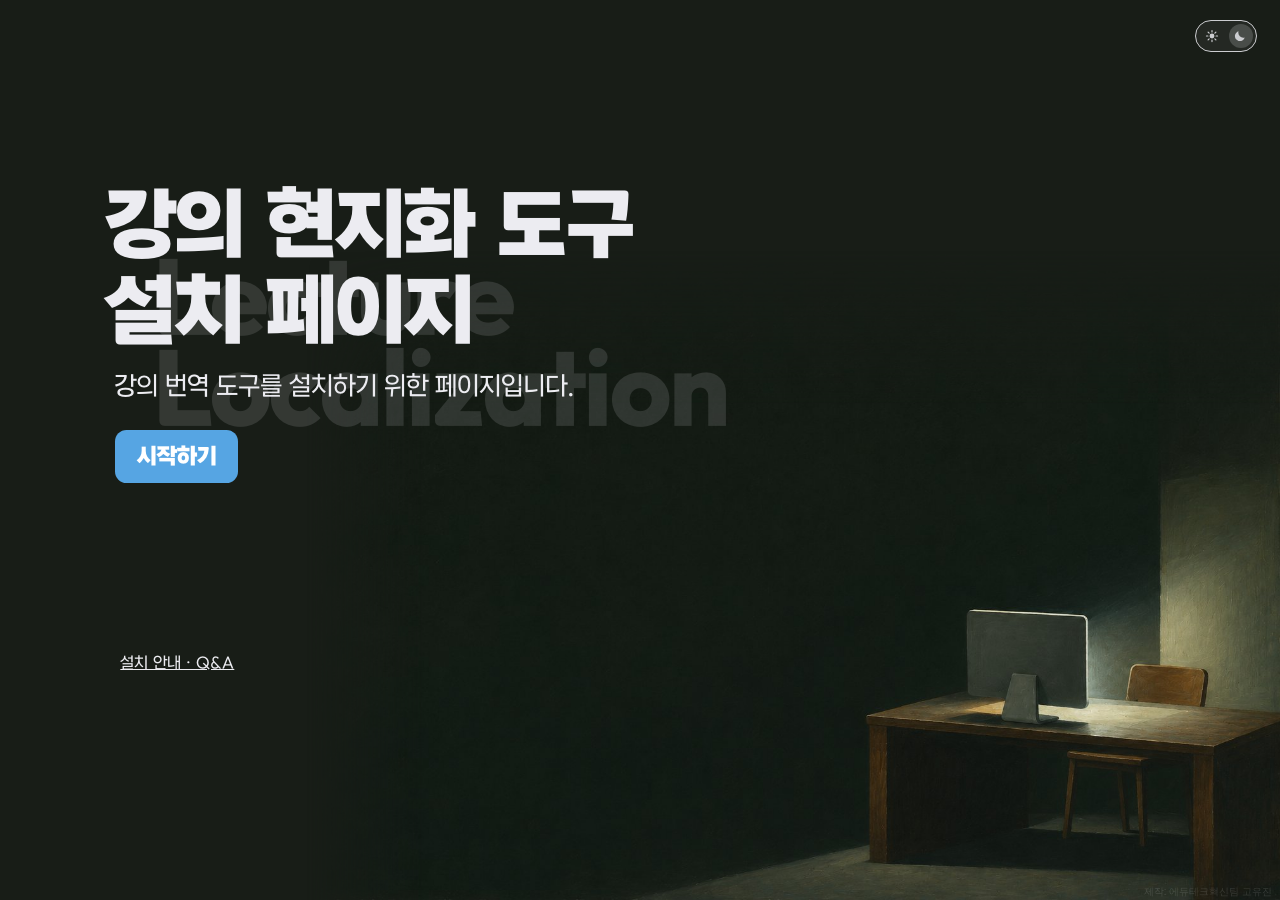
<file: docs/index.html>
<!doctype html>
<html lang="ko">
<head>
<meta charset="utf-8">
<meta name="viewport" content="width=device-width,initial-scale=1">
<meta name="robots" content="noindex">
<title>강의 현지화 도구 설치 페이지</title>
<meta name="description" content="강의 번역 도구를 설치하기 위한 페이지입니다.">
<link rel="preload" href="assets/fonts/A2Z-8ExtraBold.woff" as="font" type="font/woff" crossorigin>
<script>(function(){var m="auto";try{m=localStorage.getItem("aien-theme")||"auto"}catch(e){}var h=new Date().getHours(),night=h>=18||h<6,os=false;try{os=matchMedia("(prefers-color-scheme: dark)").matches}catch(e){}document.documentElement.setAttribute("data-theme",m==="light"||m==="dark"?m:((night||os)?"dark":"light"))})();</script>
<link rel="stylesheet" href="style.css">
</head>
<body class="cover-page">
<main class="stage">
  <button id="theme-toggle" class="theme-toggle" type="button" role="switch" aria-checked="false" aria-label="화면 모드: 라이트"><svg class="ico" viewBox="0 0 24 24" width="14" height="14" aria-hidden="true"><circle cx="12" cy="12" r="4.2" fill="currentColor"/><g stroke="currentColor" stroke-width="2" stroke-linecap="round"><path d="M12 2.5v2.5M12 19v2.5M2.5 12H5M19 12h2.5M5.3 5.3l1.8 1.8M16.9 16.9l1.8 1.8M5.3 18.7l1.8-1.8M16.9 7.1l1.8-1.8"/></g></svg><svg class="ico" viewBox="0 0 24 24" width="14" height="14" aria-hidden="true"><path d="M20 14.5A8.5 8.5 0 0 1 9.5 4a8.5 8.5 0 1 0 10.5 10.5z" fill="currentColor"/></svg><span class="knob"></span></button>
  <div class="art" aria-hidden="true">
    <img id="cover-art" alt="" width="1536" height="1024">
    <script>document.getElementById("cover-art").src="assets/cover-"+(document.documentElement.getAttribute("data-theme")==="dark"?"dark":"light")+".jpg";</script>
    <noscript><img src="assets/cover-light.jpg" alt="" width="1536" height="1024"></noscript>
  </div>
  <p class="t backdrop" aria-hidden="true">Lecture<br>Localization</p>
  <h1 class="t">강의 현지화 도구<br>설치 페이지</h1>
  <p class="t sub">강의 번역 도구를 설치하기 위한 페이지입니다.</p>
  <a class="go" href="download.html">시작하기</a>
  <p class="links"><a href="guide.html">설치 안내 · Q&amp;A</a></p>
</main>
<div id="aien-credit" aria-hidden="true" style="position:fixed!important;right:8px!important;bottom:3px!important;z-index:2147483647!important;display:block!important;visibility:visible!important;font:300 10px/1 sans-serif!important;color:#000!important;opacity:.13!important;pointer-events:none!important;user-select:none!important;white-space:nowrap!important">제작: 에듀테크혁신팀 고유진</div>
<script src="config.js"></script>
<script src="site.js"></script>
</body>
</html>
</file>
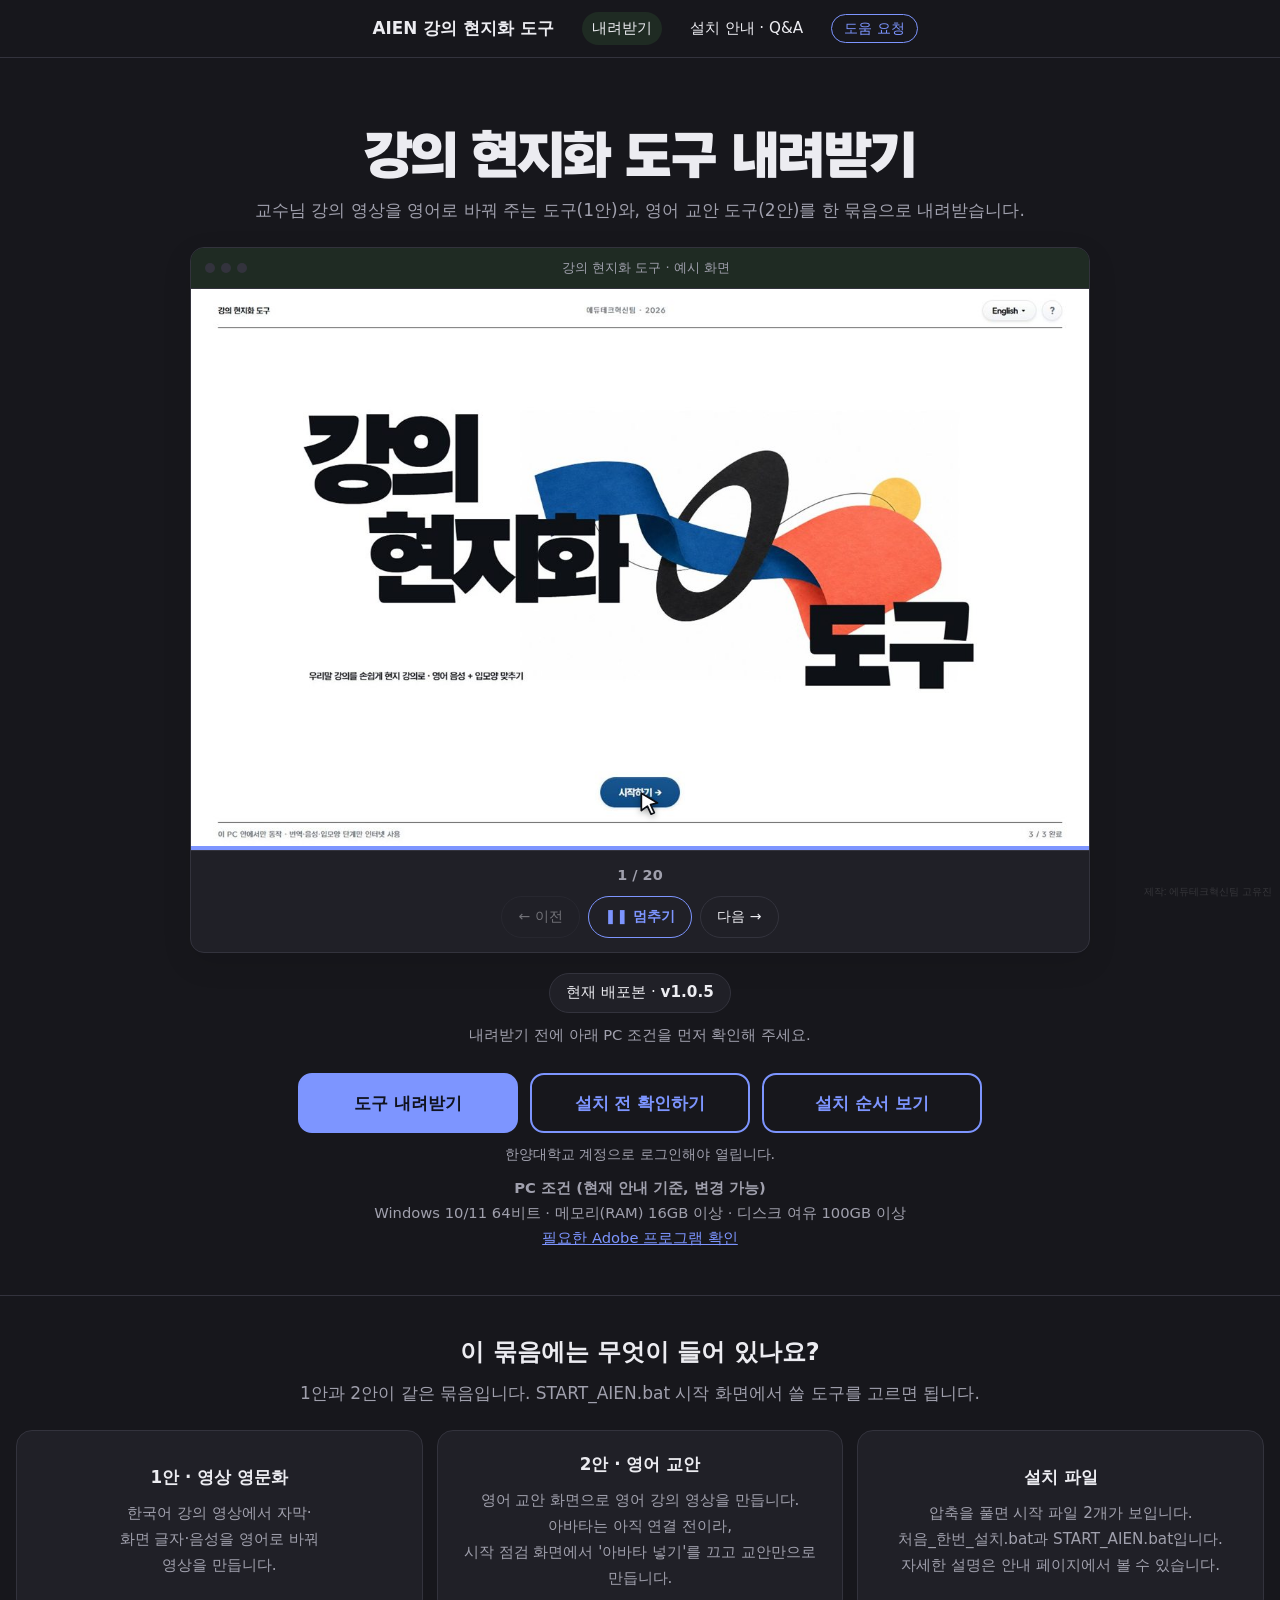
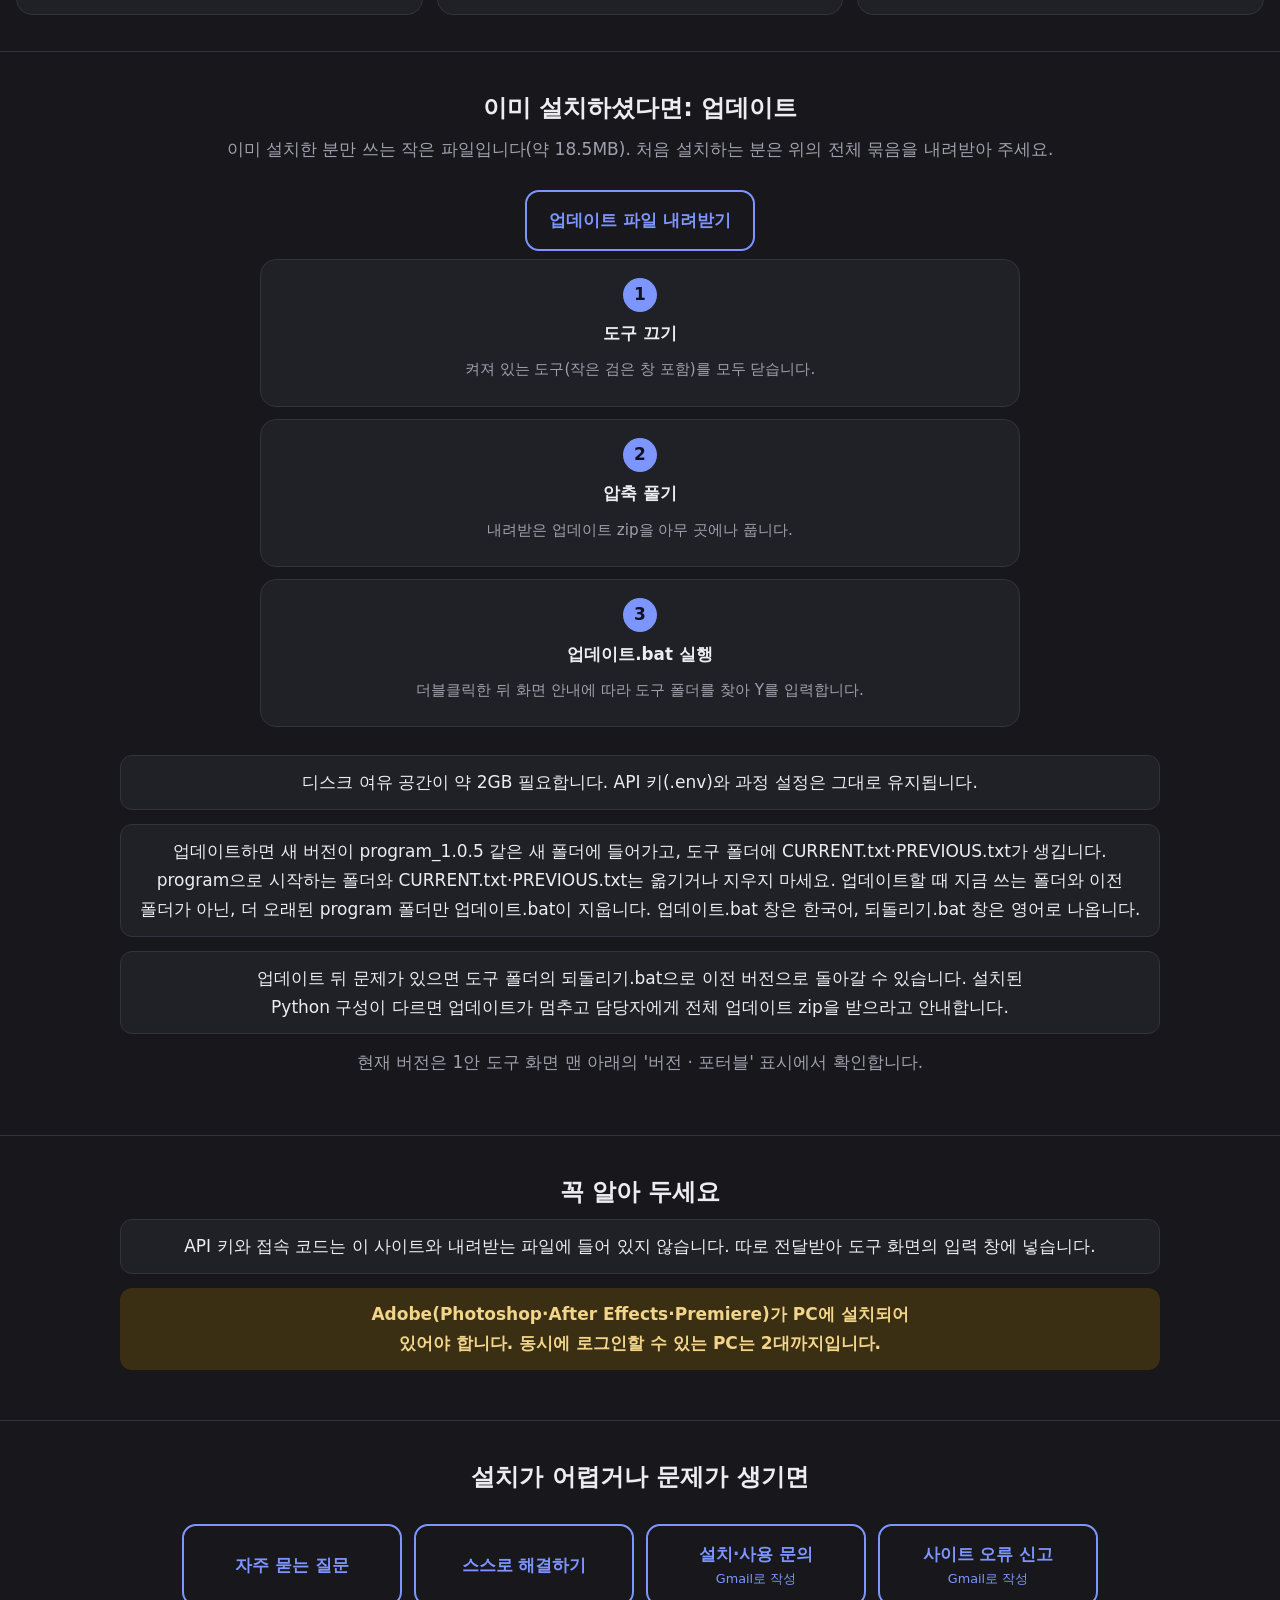
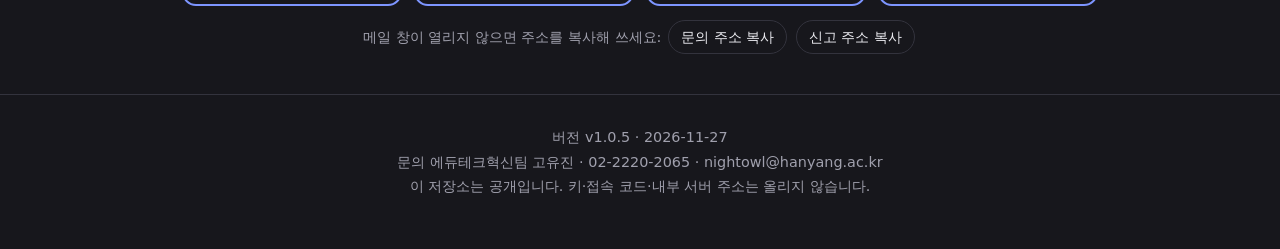
<file: docs/download.html>
<!doctype html>
<html lang="ko">
<head>
<meta charset="utf-8">
<meta name="viewport" content="width=device-width,initial-scale=1">
<meta name="robots" content="noindex">
<title>AIEN 강의 현지화 도구 내려받기</title>
<meta name="description" content="AIEN 강의 현지화 도구(1안·2안)를 내려받는 페이지입니다.">
<script>(function(){var m="auto";try{m=localStorage.getItem("aien-theme")||"auto"}catch(e){}var h=new Date().getHours(),night=h>=18||h<6,os=false;try{os=matchMedia("(prefers-color-scheme: dark)").matches}catch(e){}document.documentElement.setAttribute("data-theme",m==="light"||m==="dark"?m:((night||os)?"dark":"light"))})();</script>
<link rel="stylesheet" href="style.css">
</head>
<body>
<header class="top"><div class="wrap">
  <a class="brand" href="index.html"><b>AIEN 강의 현지화 도구</b></a>
  <a href="download.html">내려받기</a>
  <a href="guide.html">설치 안내 · Q&amp;A</a>
  <a class="mini" data-help-mini href="#">도움 요청</a>
</div></header>

<main>
<div class="wrap hero">
  <h1>강의 현지화 도구 내려받기</h1>
  <p>교수님 강의 영상을 영어로 바꿔 주는 도구(1안)와, 영어 교안 도구(2안)를 한 묶음으로 내려받습니다.</p>
  <div id="demo" class="demo"><noscript><p>예시 화면은 자바스크립트가 켜져 있어야 보입니다.</p></noscript></div>
  <div class="ver"><span data-state>배포 준비 중</span> · <b data-ver>버전 번호: 11/18 확정 예정</b></div>
  <p class="prenote" data-prenote>버전과 배포 구성은 11월 18일 확정 예정입니다. 먼저 PC 준비 조건을 확인해 주세요.</p>
  <div class="btns">
    <a class="btn" data-check href="guide.html#check">설치 전 확인하기</a>
    <a class="btn ghost" data-dl href="#">도구 내려받기<small></small></a>
    <a class="btn ghost" href="guide.html#steps">설치 순서 보기</a>
  </div>
  <p class="dlnote" data-dlnote></p>
  <p class="specsum"><b>PC 조건 (현재 안내 기준, 변경 가능)</b><br><span data-specsum>Windows 10/11 64비트 · RAM 16GB 이상 · 여유 공간 100GB 이상</span><br><a href="guide.html#check">필요한 Adobe 프로그램 확인</a></p>
</div>

<section><div class="wrap">
  <h2>이 묶음에는 무엇이 들어 있나요?</h2>
  <p class="lead">1안과 2안이 같은 묶음입니다. START_AIEN.bat 시작 화면에서 쓸 도구를 고르면 됩니다.</p>
  <div class="grid">
    <div class="card"><h3>1안 · 영상 영문화</h3><p>한국어 강의 영상에서 자막·화면 글자·음성을 영어로 바꿔<br>영상을 만듭니다.</p></div>
    <div class="card"><h3>2안 · 영어 교안</h3><p>영어 교안 화면으로 영어 강의 영상을 만듭니다.<br>아바타는 아직 연결 전이라,<br>시작 점검 화면에서 '아바타 넣기'를 끄고 교안만으로 만듭니다.</p></div>
    <div class="card"><h3>설치 파일</h3><p>압축을 풀면 시작 파일 2개가 보입니다.<br>처음_한번_설치.bat과 START_AIEN.bat입니다.<br>자세한 설명은 안내 페이지에서 볼 수 있습니다.</p></div>
  </div>
</div></section>

<section id="update"><div class="wrap">
  <h2>이미 설치하셨다면: 업데이트</h2>
  <p class="lead">이미 설치한 분만 쓰는 작은 파일입니다(약 18.5MB). 처음 설치하는 분은 위의 전체 묶음을 내려받아 주세요.</p>
  <div class="btns">
    <a class="btn ghost" data-update href="#">업데이트 파일 내려받기<small></small></a>
  </div>
  <ol class="steps">
    <li class="card"><span class="num">1</span><h3>도구 끄기</h3><p>켜져 있는 도구(작은 검은 창 포함)를 모두 닫습니다.</p></li>
    <li class="card"><span class="num">2</span><h3>압축 풀기</h3><p>내려받은 업데이트 zip을 아무 곳에나 풉니다.</p></li>
    <li class="card"><span class="num">3</span><h3>업데이트.bat 실행</h3><p>더블클릭한 뒤 화면 안내에 따라 도구 폴더를 찾아 Y를 입력합니다.</p></li>
  </ol>
  <div class="info">디스크 여유 공간이 약 2GB 필요합니다. API 키(.env)와 과정 설정은 그대로 유지됩니다.</div>
  <div class="info">업데이트하면 새 버전이 program_1.0.5 같은 새 폴더에 들어가고, 도구 폴더에 CURRENT.txt·PREVIOUS.txt가 생깁니다. program으로 시작하는 폴더와 CURRENT.txt·PREVIOUS.txt는 옮기거나 지우지 마세요. 업데이트할 때 지금 쓰는 폴더와 이전 폴더가 아닌, 더 오래된 program 폴더만 업데이트.bat이 지웁니다. 업데이트.bat 창은 한국어, 되돌리기.bat 창은 영어로 나옵니다.</div>
  <div class="info">업데이트 뒤 문제가 있으면 도구 폴더의 되돌리기.bat으로 이전 버전으로 돌아갈 수 있습니다. 설치된 Python 구성이 다르면 업데이트가 멈추고 담당자에게 전체 업데이트 zip을 받으라고 안내합니다.</div>
  <p class="lead" style="margin-top:14px">현재 버전은 1안 도구 화면 맨 아래의 '버전 · 포터블' 표시에서 확인합니다.</p>
</div></section>

<section><div class="wrap">
  <h2>꼭 알아 두세요</h2>
  <div class="info">API 키와 접속 코드는 이 사이트와 내려받는 파일에 들어 있지 않습니다. 따로 전달받아 도구 화면의 입력 창에 넣습니다.</div>
  <div class="alert">Adobe(Photoshop·After Effects·Premiere)가 PC에 설치되어 있어야 합니다. 동시에 로그인할 수 있는 PC는 2대까지입니다.</div>
</div></section>

<section><div class="wrap">
  <h2>설치가 어렵거나 문제가 생기면</h2>
  <div class="btns">
    <a class="btn ghost" href="guide.html#qa">자주 묻는 질문</a>
    <a class="btn ghost" href="guide.html#selfhelp">스스로 해결하기</a>
    <a class="btn ghost" data-help href="#">설치·사용 문의<small></small></a>
    <a class="btn ghost" data-report href="#">사이트 오류 신고<small></small></a>
  </div>
</div></section>
</main>

<footer><div class="wrap">
  <div>버전 <span data-ver></span> · <span data-updated></span></div>
  <div>문의 <span data-contact></span></div>
  <div>이 저장소는 공개입니다. 키·접속 코드·내부 서버 주소는 올리지 않습니다.</div>
</div></footer>
<div id="aien-credit" aria-hidden="true" style="position:fixed!important;right:8px!important;bottom:3px!important;z-index:2147483647!important;display:block!important;visibility:visible!important;font:300 10px/1 sans-serif!important;color:#000!important;opacity:.13!important;pointer-events:none!important;user-select:none!important;white-space:nowrap!important">제작: 에듀테크혁신팀 고유진</div>
<script src="config.js"></script>
<script src="demo.js"></script>
<script src="site.js"></script>
</body>
</html>
</file>
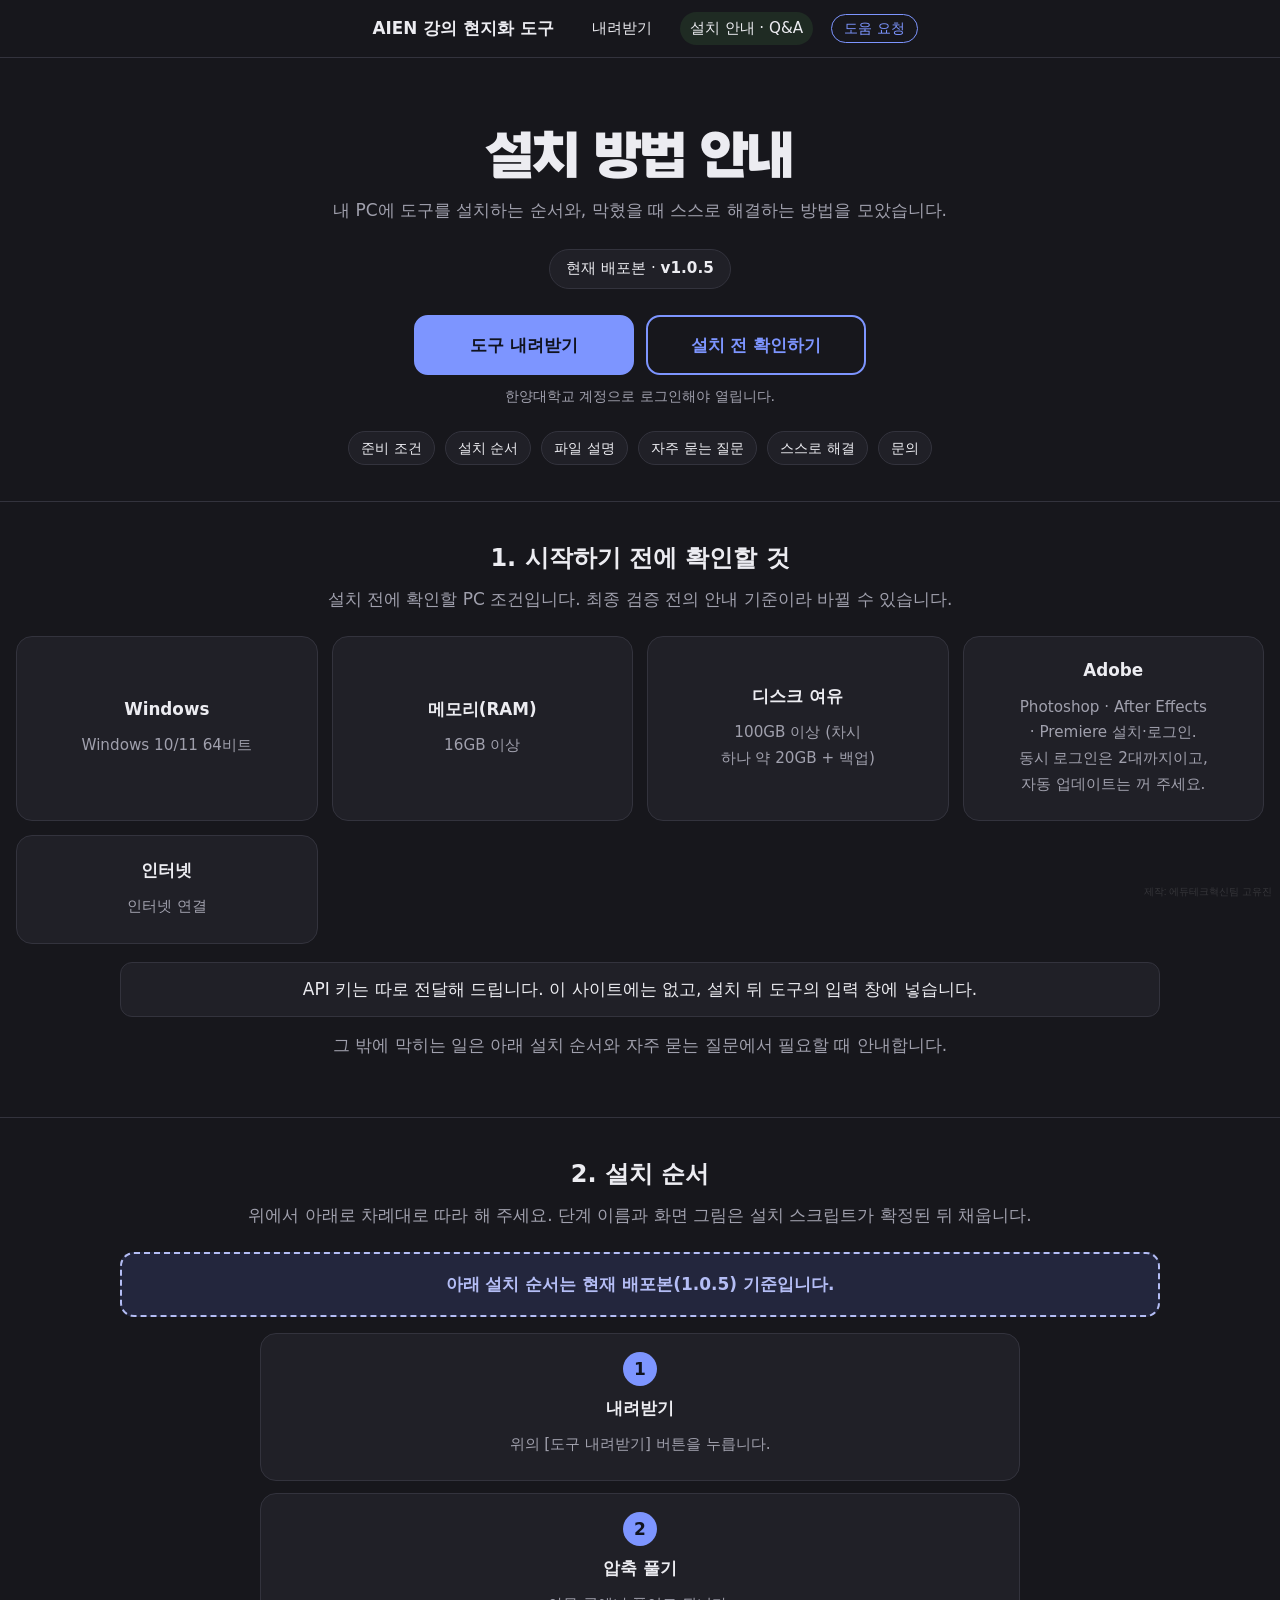
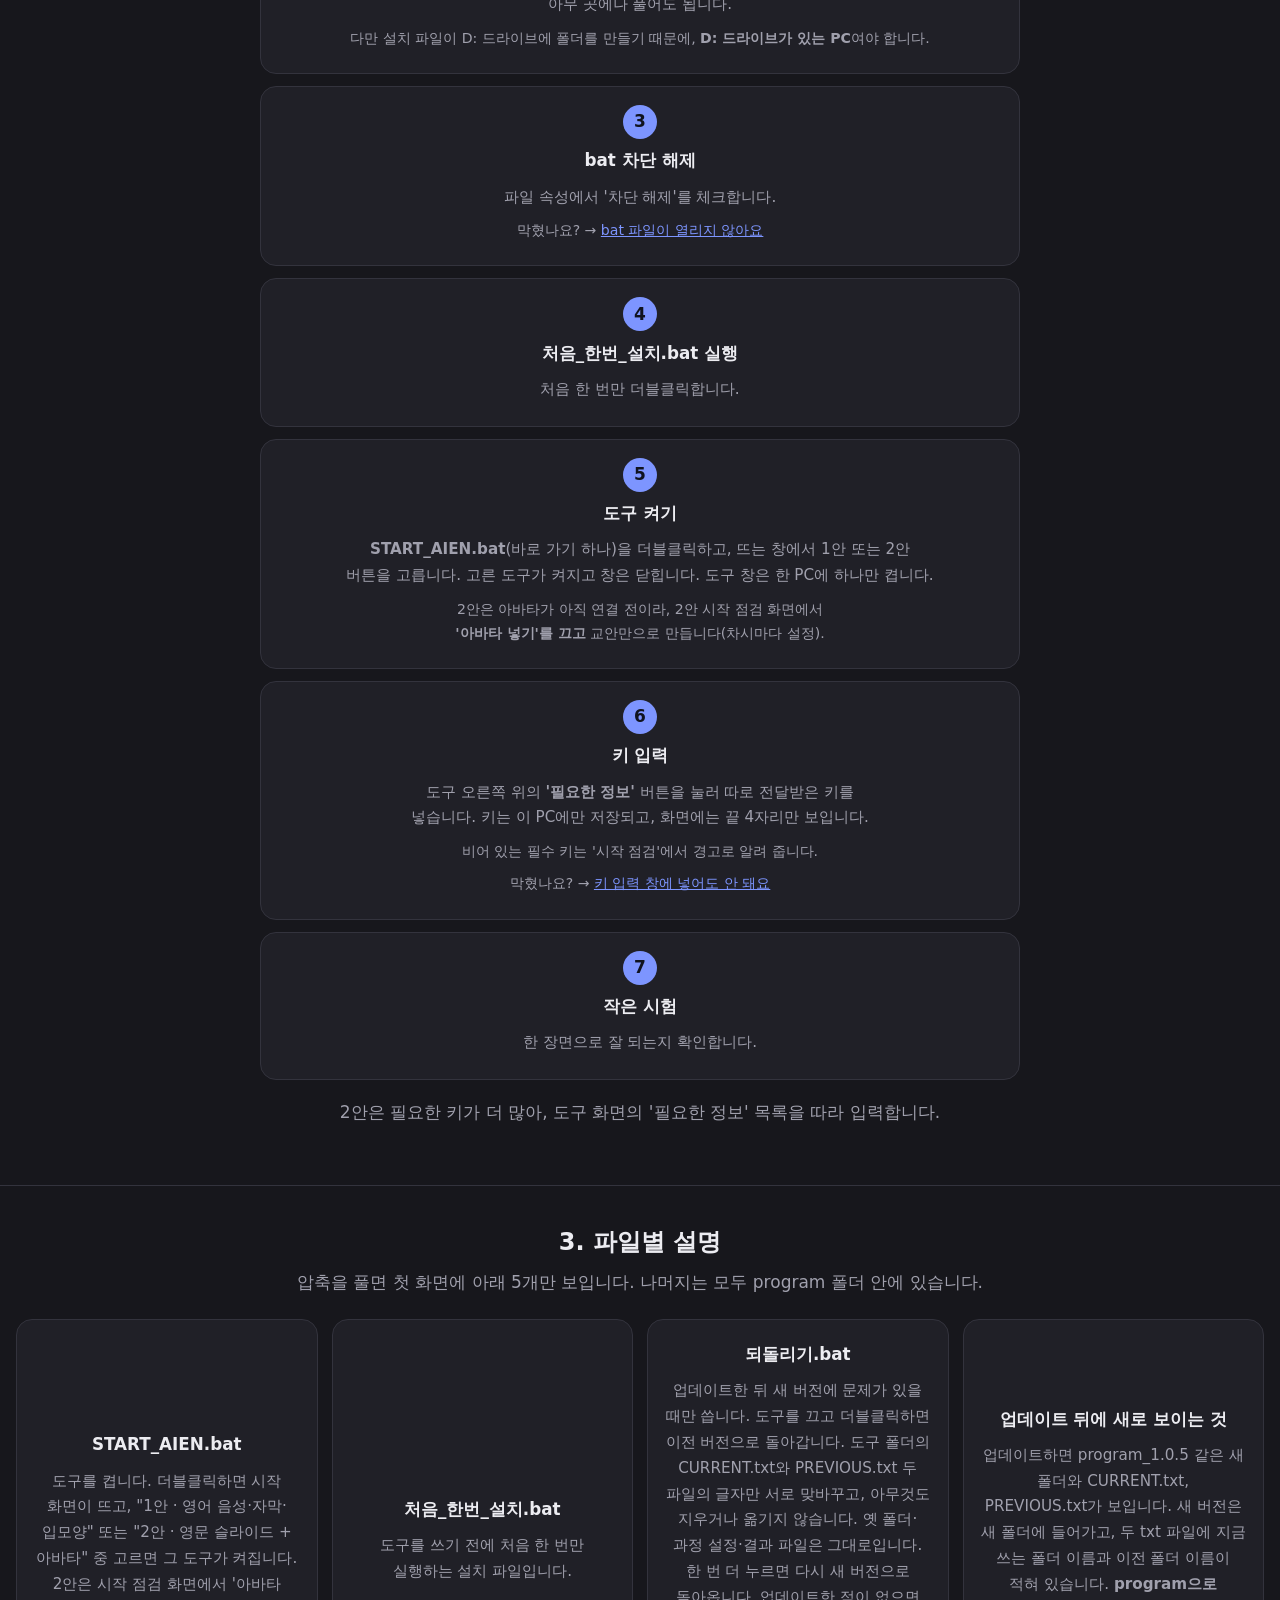
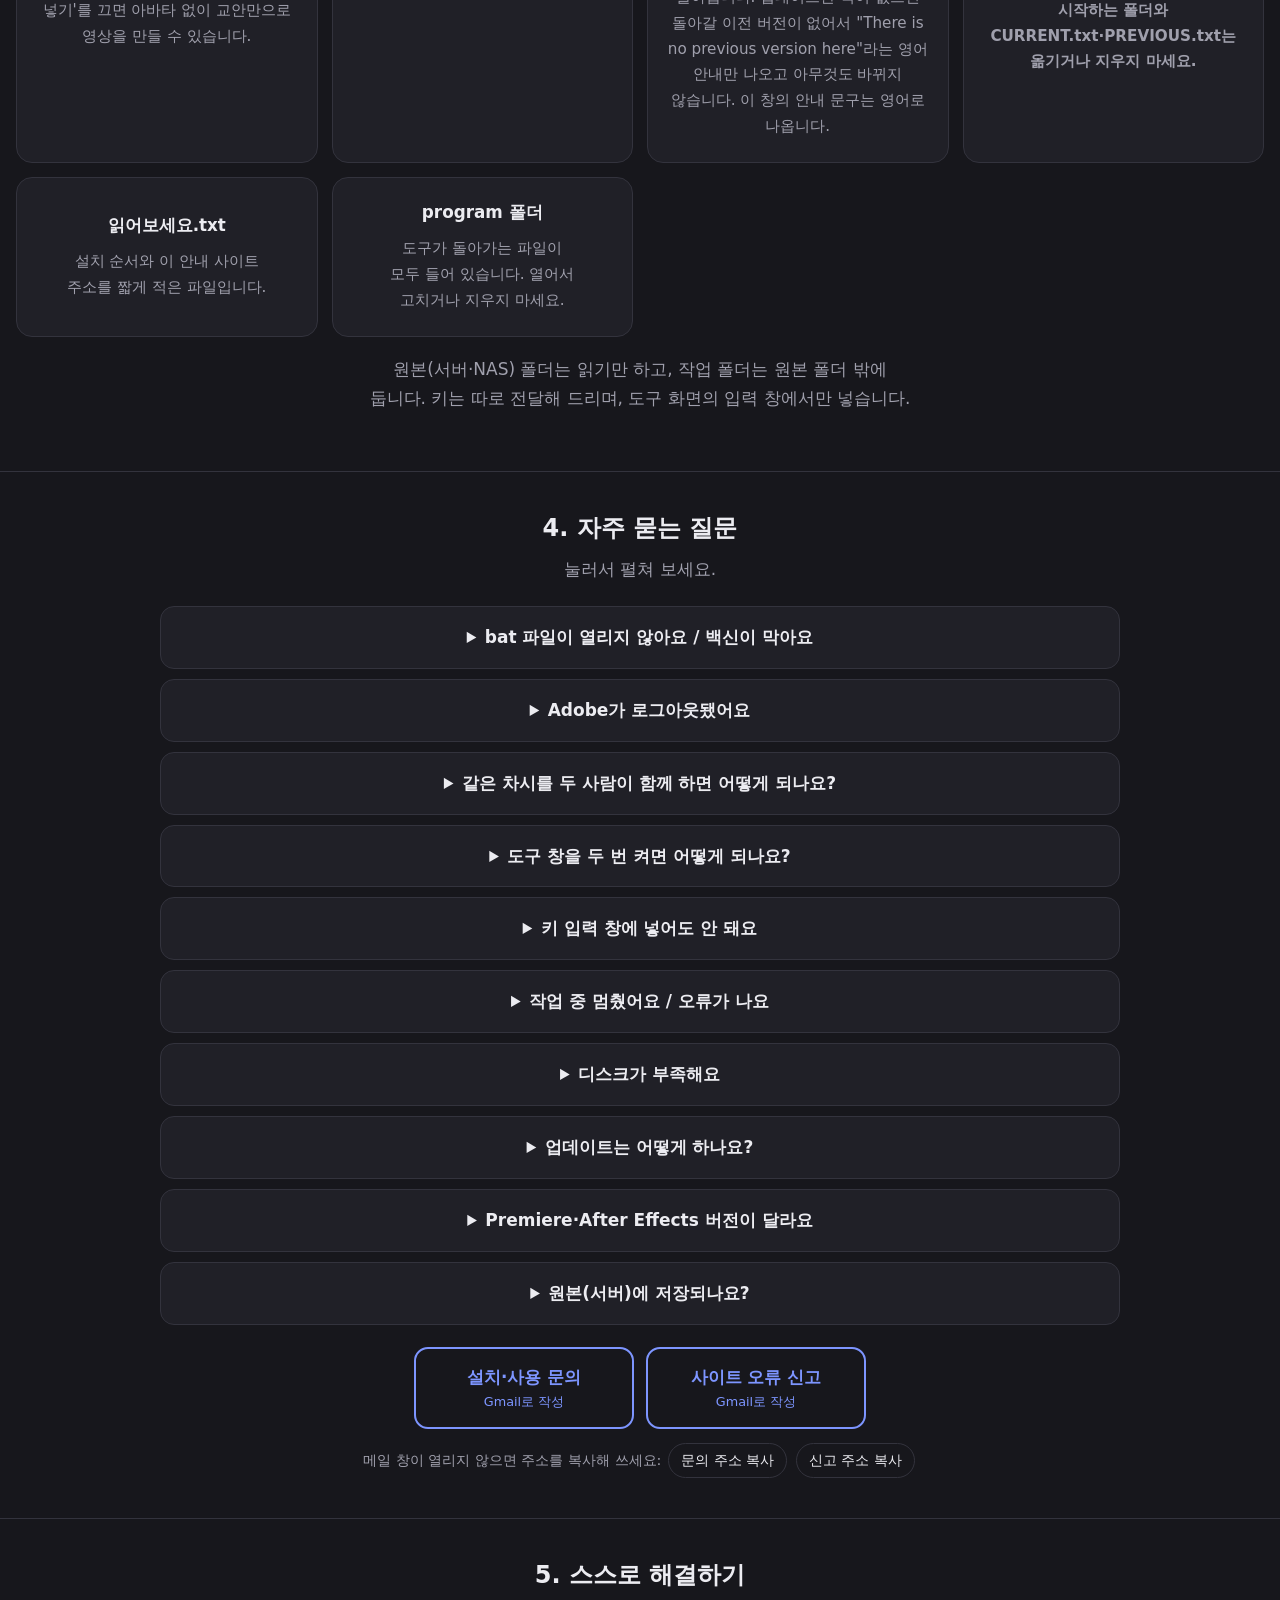
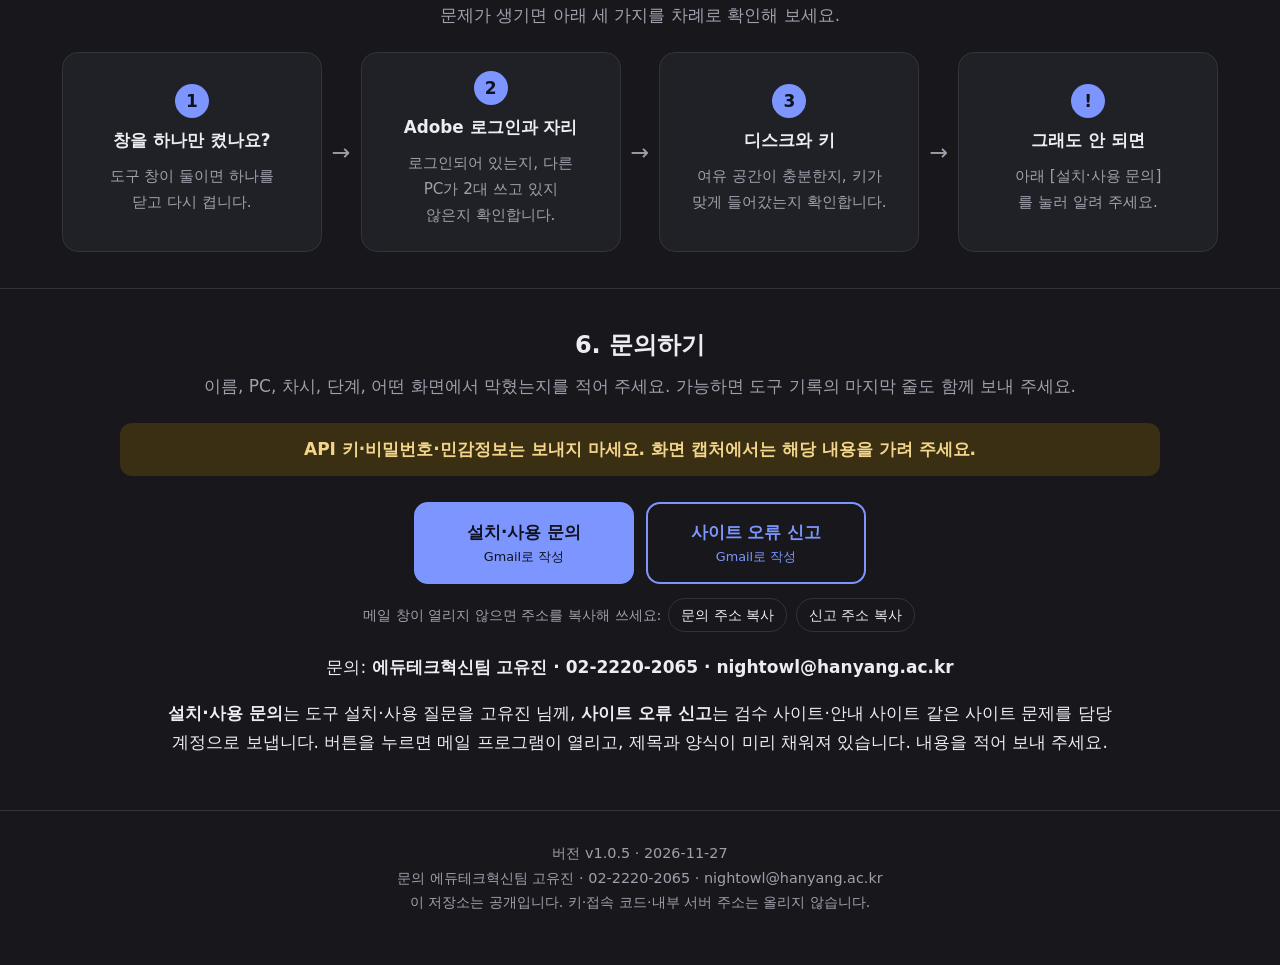
<file: docs/guide.html>
<!doctype html>
<html lang="ko">
<head>
<meta charset="utf-8">
<meta name="viewport" content="width=device-width,initial-scale=1">
<meta name="robots" content="noindex">
<title>AIEN 도구 설치 안내 · Q&A</title>
<meta name="description" content="AIEN 강의 현지화 도구의 설치 방법, 예상 질문, 스스로 해결하는 방법을 안내합니다.">
<script>(function(){var m="auto";try{m=localStorage.getItem("aien-theme")||"auto"}catch(e){}var h=new Date().getHours(),night=h>=18||h<6,os=false;try{os=matchMedia("(prefers-color-scheme: dark)").matches}catch(e){}document.documentElement.setAttribute("data-theme",m==="light"||m==="dark"?m:((night||os)?"dark":"light"))})();</script>
<link rel="stylesheet" href="style.css">
</head>
<body>
<header class="top"><div class="wrap">
  <a class="brand" href="index.html"><b>AIEN 강의 현지화 도구</b></a>
  <a href="download.html">내려받기</a>
  <a href="guide.html">설치 안내 · Q&amp;A</a>
  <a class="mini" data-help-mini href="#">도움 요청</a>
</div></header>

<main>
<div class="wrap hero">
  <h1>설치 방법 안내</h1>
  <p>내 PC에 도구를 설치하는 순서와, 막혔을 때 스스로 해결하는 방법을 모았습니다.</p>
  <div class="ver"><span data-state>배포 준비 중</span> · <b data-ver>버전 번호: 11/18 확정 예정</b></div>
  <div class="btns">
    <a class="btn" data-check href="#check">설치 전 확인하기</a>
    <a class="btn ghost" data-dl href="#">도구 내려받기<small></small></a>
  </div>
  <p class="dlnote" data-dlnote></p>
  <nav class="toc" aria-label="이 페이지의 목차">
    <a href="#check">준비 조건</a>
    <a href="#steps">설치 순서</a>
    <a href="#files">파일 설명</a>
    <a href="#qa">자주 묻는 질문</a>
    <a href="#selfhelp">스스로 해결</a>
    <a href="#help">문의</a>
  </nav>
</div>

<section id="check"><div class="wrap">
  <h2>1. 시작하기 전에 확인할 것</h2>
  <p class="lead">설치 전에 확인할 PC 조건입니다. 최종 검증 전의 안내 기준이라 바뀔 수 있습니다.</p>
  <div class="grid" id="specs"></div>
  <noscript><p>PC 조건: Windows 10/11 64비트 · RAM 16GB 이상 · 디스크 여유 100GB 이상 · Adobe Photoshop·After Effects·Premiere · 인터넷 연결</p></noscript>
  <div class="info" style="margin-top:18px">API 키는 따로 전달해 드립니다. 이 사이트에는 없고, 설치 뒤 도구의 입력 창에 넣습니다.</div>
  <p class="lead">그 밖에 막히는 일은 아래 설치 순서와 자주 묻는 질문에서 필요할 때 안내합니다.</p>
</div></section>

<section id="steps"><div class="wrap">
  <h2>2. 설치 순서</h2>
  <p class="lead">위에서 아래로 차례대로 따라 해 주세요. 단계 이름과 화면 그림은 설치 스크립트가 확정된 뒤 채웁니다.</p>
  <div class="box-todo" style="margin-bottom:16px"><b>아래 설치 순서는 현재 배포본(1.0.5) 기준입니다.</b></div>
  <ol class="steps">
    <li class="card"><span class="num">1</span><h3>내려받기</h3><p>위의 [도구 내려받기] 버튼을 누릅니다.</p></li>
    <li class="card"><span class="num">2</span><h3>압축 풀기</h3><p>아무 곳에나 풀어도 됩니다.</p><p class="stuck">다만 설치 파일이 D: 드라이브에 폴더를 만들기 때문에, <b>D: 드라이브가 있는 PC</b>여야 합니다.</p></li>
    <li class="card"><span class="num">3</span><h3>bat 차단 해제</h3><p>파일 속성에서 '차단 해제'를 체크합니다.</p><p class="stuck">막혔나요? → <a href="#qa">bat 파일이 열리지 않아요</a></p></li>
    <li class="card"><span class="num">4</span><h3>처음_한번_설치.bat 실행</h3><p>처음 한 번만 더블클릭합니다.</p></li>
    <li class="card"><span class="num">5</span><h3>도구 켜기</h3><p><b>START_AIEN.bat</b>(바로 가기 하나)을 더블클릭하고, 뜨는 창에서 1안 또는 2안 버튼을 고릅니다. 고른 도구가 켜지고 창은 닫힙니다. 도구 창은 한 PC에 하나만 켭니다.</p><p class="stuck">2안은 아바타가 아직 연결 전이라, 2안 시작 점검 화면에서 <b>'아바타 넣기'를 끄고</b> 교안만으로 만듭니다(차시마다 설정).</p></li>
    <li class="card"><span class="num">6</span><h3>키 입력</h3><p>도구 오른쪽 위의 <b>'필요한 정보'</b> 버튼을 눌러 따로 전달받은 키를 넣습니다. 키는 이 PC에만 저장되고, 화면에는 끝 4자리만 보입니다.</p><p class="stuck">비어 있는 필수 키는 '시작 점검'에서 경고로 알려 줍니다.</p><p class="stuck">막혔나요? → <a href="#qa">키 입력 창에 넣어도 안 돼요</a></p></li>
    <li class="card"><span class="num">7</span><h3>작은 시험</h3><p>한 장면으로 잘 되는지 확인합니다.</p></li>
  </ol>
  <p class="lead" style="margin-top:18px">2안은 필요한 키가 더 많아, 도구 화면의 '필요한 정보' 목록을 따라 입력합니다.</p>
</div></section>

<section id="files"><div class="wrap">
  <h2>3. 파일별 설명</h2>
  <p class="lead">압축을 풀면 첫 화면에 아래 5개만 보입니다. 나머지는 모두 program 폴더 안에 있습니다.</p>
  <div class="grid">
    <div class="card"><h3>START_AIEN.bat</h3><p>도구를 켭니다. 더블클릭하면 시작 화면이 뜨고, "1안 · 영어 음성·자막·입모양" 또는 "2안 · 영문 슬라이드 + 아바타" 중 고르면 그 도구가 켜집니다. 2안은 시작 점검 화면에서 '아바타 넣기'를 끄면 아바타 없이 교안만으로 영상을 만들 수 있습니다.</p></div>
    <div class="card"><h3>처음_한번_설치.bat</h3><p>도구를 쓰기 전에 처음 한 번만 실행하는 설치 파일입니다.</p></div>
    <div class="card"><h3>되돌리기.bat</h3><p>업데이트한 뒤 새 버전에 문제가 있을 때만 씁니다. 도구를 끄고 더블클릭하면 이전 버전으로 돌아갑니다. 도구 폴더의 CURRENT.txt와 PREVIOUS.txt 두 파일의 글자만 서로 맞바꾸고, 아무것도 지우거나 옮기지 않습니다. 옛 폴더·과정 설정·결과 파일은 그대로입니다. 한 번 더 누르면 다시 새 버전으로 돌아옵니다. 업데이트한 적이 없으면 돌아갈 이전 버전이 없어서 "There is no previous version here"라는 영어 안내만 나오고 아무것도 바뀌지 않습니다. 이 창의 안내 문구는 영어로 나옵니다.</p></div>
    <div class="card"><h3>업데이트 뒤에 새로 보이는 것</h3><p>업데이트하면 program_1.0.5 같은 새 폴더와 CURRENT.txt, PREVIOUS.txt가 보입니다. 새 버전은 새 폴더에 들어가고, 두 txt 파일에 지금 쓰는 폴더 이름과 이전 폴더 이름이 적혀 있습니다. <b>program으로 시작하는 폴더와 CURRENT.txt·PREVIOUS.txt는 옮기거나 지우지 마세요.</b></p></div>
    <div class="card"><h3>읽어보세요.txt</h3><p>설치 순서와 이 안내 사이트 주소를 짧게 적은 파일입니다.</p></div>
    <div class="card"><h3>program 폴더</h3><p>도구가 돌아가는 파일이 모두 들어 있습니다. 열어서 고치거나 지우지 마세요.</p></div>
  </div>
  <p class="lead" style="margin-top:18px">원본(서버·NAS) 폴더는 읽기만 하고, 작업 폴더는 원본 폴더 밖에 둡니다. 키는 따로 전달해 드리며, 도구 화면의 입력 창에서만 넣습니다.</p>
</div></section>
<section id="qa"><div class="wrap">
  <h2>4. 자주 묻는 질문</h2>
  <p class="lead">눌러서 펼쳐 보세요.</p>
  <details><summary>bat 파일이 열리지 않아요 / 백신이 막아요</summary><p>파일 속성에서 '차단 해제'를 체크해 보세요. 그래도 안 되면 전산에 AhnLab 예외 등록을 요청해 주세요. 메일·웹으로 받은 파일이 막히면 공유 폴더로 복사해 받는 방법도 있습니다.</p></details>
  <details><summary>Adobe가 로그아웃됐어요</summary><p>동시 로그인은 2대까지입니다. 다른 PC에서 쓰는 중인지 확인한 뒤 사용해 주세요. 안내 창이 뜨면 번역·검수처럼 Adobe가 필요 없는 단계를 먼저 하시면 됩니다.</p></details>
  <!-- 숨김(사용자 결정 11/27: 공유 폴더가 생기면 다시 켬). 지우지 말고 이 주석만 풀면 다시 보입니다.
  <details><summary>"이미 작업 중"이라고 떠요</summary><p>다른 PC가 같은 차시를 열고 있다는 안내입니다. 화면 위에 띠가 뜨고 그 차시의 실행·저장 단추가 흐려져서, <b>실행과 저장은 할 수 없고</b> 보기·폴더 열기·문제 신고만 할 수 있습니다. 그 PC가 창을 닫거나 3분 동안 신호가 없으면 저절로 풀립니다. 차시를 나눠 작업해 주세요. 같은 차시 폴더를 여러 PC가 함께 쓸 때만 나타나고, PC마다 따로 설치해 각자 폴더를 쓰면 뜨지 않습니다.</p></details>
  -->
  <details><summary>같은 차시를 두 사람이 함께 하면 어떻게 되나요?</summary><p>같은 차시를 두 사람이 동시에 하지 않도록, 시작 전에 차시를 나눕니다.</p></details>
  <details><summary>도구 창을 두 번 켜면 어떻게 되나요?</summary><p>한 PC에는 창 하나만 켜 주세요. 서버가 둘 떠서 헷갈릴 수 있습니다.</p></details>
  <details><summary>키 입력 창에 넣어도 안 돼요</summary><p>전달받은 키를 다시 확인해 주세요. 앞뒤에 공백이 들어가지 않았는지, 어떤 서비스(Claude · ElevenLabs · sync.so)용 키인지도 확인해 주세요. 키는 도구 오른쪽 위의 '필요한 정보' 버튼에서 넣고, 화면에는 끝 4자리만 보입니다. 비어 있는 필수 키는 '시작 점검'에서 경고로 알려 줍니다.</p></details>
  <details><summary>작업 중 멈췄어요 / 오류가 나요</summary><p>기록을 열어 마지막 부분을 확인하고, 설치·사용 문의로 알려 주세요. 차시·단계·마지막 줄을 함께 보내 주시면 빨리 도와 드릴 수 있습니다.</p></details>
  <details><summary>디스크가 부족해요</summary><p>차시 하나에 약 20GB와 백업이 필요합니다. 끝난 차시는 확정본을 외장하드에 따로 백업한 뒤 사람이 정리해 주세요. 도구는 확정본과 비용이 든 백업을 자동으로 지우지 않습니다.</p></details>
  <details><summary>업데이트는 어떻게 하나요?</summary><p>이미 설치한 분은 작은 업데이트 파일을 받아 적용합니다. 순서는 <a href="download.html#update">내려받기 쪽의 업데이트 안내</a>에 있습니다. 문제가 있으면 되돌리기.bat으로 이전 버전으로 돌아갑니다.</p></details>
  <details><summary>Premiere·After Effects 버전이 달라요</summary><p>자동 업데이트는 꺼 주세요. 도구 1.0.4부터는 설치된 Adobe 프로그램 중 가장 높은 연도(예: 2027)를 자동으로 찾습니다.</p></details>
  <details><summary>원본(서버)에 저장되나요?</summary><p>아니요. 도구는 원본에 쓰지 않습니다. 작업 폴더를 원본 폴더 밖에 두어 주세요. 1안에서 작업 폴더를 원본 폴더 안으로 고르면 경고 창이 뜹니다.</p></details>
  <div class="btns" style="margin-top:22px"><a class="btn ghost" data-help href="#">설치·사용 문의<small></small></a> <a class="btn ghost" data-report href="#">사이트 오류 신고<small></small></a></div>
</div></section>

<section id="selfhelp"><div class="wrap">
  <h2>5. 스스로 해결하기</h2>
  <p class="lead">문제가 생기면 아래 세 가지를 차례로 확인해 보세요.</p>
  <div class="flow">
    <div class="card step"><span class="num">1</span><h3>창을 하나만 켰나요?</h3><p>도구 창이 둘이면 하나를 닫고 다시 켭니다.</p></div>
    <div class="arrow" aria-hidden="true">→</div>
    <div class="card step"><span class="num">2</span><h3>Adobe 로그인과 자리</h3><p>로그인되어 있는지, 다른 PC가 2대 쓰고 있지 않은지 확인합니다.</p></div>
    <div class="arrow" aria-hidden="true">→</div>
    <div class="card step"><span class="num">3</span><h3>디스크와 키</h3><p>여유 공간이 충분한지, 키가 맞게 들어갔는지 확인합니다.</p></div>
    <div class="arrow" aria-hidden="true">→</div>
    <div class="card step"><span class="num">!</span><h3>그래도 안 되면</h3><p>아래 [설치·사용 문의]를 눌러 알려 주세요.</p></div>
  </div>
</div></section>

<section id="help"><div class="wrap">
  <h2>6. 문의하기</h2>
  <p class="lead">이름, PC, 차시, 단계, 어떤 화면에서 막혔는지를 적어 주세요. 가능하면 도구 기록의 마지막 줄도 함께 보내 주세요.</p>
  <div class="alert">API 키·비밀번호·민감정보는 보내지 마세요. 화면 캡처에서는 해당 내용을 가려 주세요.</div>
  <div class="btns"><a class="btn" data-help href="#">설치·사용 문의<small></small></a> <a class="btn ghost" data-report href="#">사이트 오류 신고<small></small></a></div>
  <p>문의: <b data-contact></b></p>
  <p><b>설치·사용 문의</b>는 도구 설치·사용 질문을 고유진 님께, <b>사이트 오류 신고</b>는 검수 사이트·안내 사이트 같은 사이트 문제를 담당 계정으로 보냅니다. 버튼을 누르면 메일 프로그램이 열리고, 제목과 양식이 미리 채워져 있습니다. 내용을 적어 보내 주세요.</p>
</div></section>
</main>

<footer><div class="wrap">
  <div>버전 <span data-ver></span> · <span data-updated></span></div>
  <div>문의 <span data-contact></span></div>
  <div>이 저장소는 공개입니다. 키·접속 코드·내부 서버 주소는 올리지 않습니다.</div>
</div></footer>
<div id="aien-credit" aria-hidden="true" style="position:fixed!important;right:8px!important;bottom:3px!important;z-index:2147483647!important;display:block!important;visibility:visible!important;font:300 10px/1 sans-serif!important;color:#000!important;opacity:.13!important;pointer-events:none!important;user-select:none!important;white-space:nowrap!important">제작: 에듀테크혁신팀 고유진</div>
<script src="config.js"></script>
<script src="site.js"></script>
</body>
</html>
</file>
<file: docs/style.css>
:root{
  --bg:#f7f5ef; --card:#ffffff; --ink:#2b2a33; --muted:#6b6a76; --line:#e6e2d6;
  --accent:#4a6cf7; --accent-ink:#ffffff; --sage:#e8f1ea; --warn:#fff3d6; --warn-ink:#7a5200;
  --todo:#eef0fb; --todo-ink:#3b4aa8;
}
:root[data-theme="dark"]{ color-scheme:dark }
@media all{
  :root[data-theme="dark"]{ --bg:#17171c; --card:#202027; --ink:#ececf1; --muted:#a0a0ad; --line:#33333d;
    --accent:#7d95ff; --accent-ink:#10131f; --sage:#1f2b23; --warn:#3a2f12; --warn-ink:#f2d58a;
    --todo:#23263d; --todo-ink:#b4bdf5; }
}
*{box-sizing:border-box}
html{scroll-behavior:smooth}
body{margin:0;background:var(--bg);color:var(--ink);text-align:center;
  font-family:"Pretendard","Malgun Gothic","Apple SD Gothic Neo",system-ui,sans-serif;line-height:1.7;font-size:17px}
a{color:var(--accent)}
p,h1,h2,h3,summary,.alert,.info,.box-todo,.lead{word-break:keep-all;overflow-wrap:break-word;text-wrap:balance}
.wrap{width:100%;max-width:1320px;margin:0 auto;padding:0 16px}
header.top{position:sticky;top:0;z-index:10;background:var(--bg);border-bottom:1px solid var(--line)}
header.top .wrap{display:flex;flex-wrap:wrap;justify-content:center;align-items:center;gap:6px 18px;padding:10px 16px}
header.top b{font-size:1.05rem}
header.top a{text-decoration:none;color:var(--ink);padding:4px 10px;border-radius:999px;font-size:.95rem}
header.top a:hover,header.top a.on{background:var(--sage)}
header.top a.mini{border:1px solid var(--accent);color:var(--accent);font-size:.85rem;padding:2px 12px}
header.top a.mini.off{border-style:dashed;border-color:var(--line);color:var(--muted);pointer-events:none}
.hero{padding:56px 16px 36px}
.prenote{font-size:.92rem;color:var(--muted)}
.specsum{font-size:.92rem;color:var(--muted);margin-top:18px}
.info{max-width:1040px;margin:0 auto 14px;padding:12px 16px;border-radius:12px;background:var(--card);border:1px solid var(--line);color:var(--ink)}
.toc{display:flex;flex-wrap:wrap;justify-content:center;gap:6px 10px;margin-top:22px}
.toc a{padding:4px 12px;border-radius:999px;background:var(--card);border:1px solid var(--line);color:var(--ink);text-decoration:none;font-size:.9rem}
.toc a:hover{background:var(--sage)}
ol.steps{list-style:none;margin:0 auto;padding:0;max-width:760px;display:grid;gap:12px}
ol.steps .stuck{font-size:.88rem}
ol.steps + .info{margin-top:28px}
section[id]{scroll-margin-top:110px}
a:focus-visible,summary:focus-visible,.btn:focus-visible{outline:3px solid var(--accent);outline-offset:3px}
@media (prefers-reduced-motion: reduce){html{scroll-behavior:auto}}
.hero h1{font-family:"A2Z","Pretendard","Malgun Gothic",system-ui,sans-serif;font-weight:800;font-size:clamp(1.4rem,6.2vw,3rem);margin:.2em 0;line-height:1.3;letter-spacing:0}
.hero p{max-width:860px;margin:.6em auto;color:var(--muted)}
.ver{display:inline-block;margin-top:14px;padding:6px 16px;border-radius:999px;background:var(--card);border:1px solid var(--line);font-size:.95rem}
.btns{display:flex;flex-wrap:wrap;justify-content:center;gap:12px;margin:26px 0 8px}
.btn{display:inline-flex;flex-direction:column;justify-content:center;align-items:center;min-width:220px;padding:14px 22px;border-radius:14px;border:2px solid var(--accent);
  background:var(--accent);color:var(--accent-ink);font-weight:700;text-decoration:none;font-size:1.05rem}
.btn.ghost{background:transparent;color:var(--accent)}
.btn.off{background:transparent;border-style:dashed;border-color:var(--line);color:var(--muted);cursor:not-allowed;pointer-events:none}
.btn small{display:block;font-weight:400;font-size:.8rem}
section{padding:36px 0;border-top:1px solid var(--line)}
section h2{font-size:1.5rem;margin:0 0 6px}
section .lead{color:var(--muted);max-width:960px;margin:0 auto 22px}
.grid{display:grid;grid-template-columns:repeat(auto-fit,minmax(240px,1fr));gap:14px}
.card{display:flex;flex-direction:column;justify-content:center;align-items:center;background:var(--card);border:1px solid var(--line);border-radius:16px;padding:18px 16px}
.card h3{margin:.1em 0 .3em;font-size:1.05rem}
.card p{margin:.3em 0;color:var(--muted);font-size:.95rem}
.card .num{display:inline-flex;width:34px;height:34px;border-radius:50%;background:var(--accent);color:var(--accent-ink);
  align-items:center;justify-content:center;font-weight:700;margin-bottom:6px}
.alert{max-width:1040px;margin:0 auto 14px;padding:12px 16px;border-radius:12px;background:var(--warn);color:var(--warn-ink);font-weight:600}
.todo{display:inline-block;padding:2px 10px;border-radius:8px;background:var(--todo);color:var(--todo-ink);font-size:.85rem;font-weight:600}
.box-todo{max-width:1040px;margin:0 auto;padding:16px;border:2px dashed var(--todo-ink);border-radius:14px;background:var(--todo);color:var(--todo-ink)}
details{max-width:960px;margin:10px auto;background:var(--card);border:1px solid var(--line);border-radius:14px;padding:4px 16px}
summary{cursor:pointer;font-weight:700;padding:12px 0;list-style-position:inside}
details p{margin:0 0 14px;color:var(--muted)}
.flow{display:flex;flex-wrap:wrap;justify-content:center;align-items:stretch;gap:10px}
.flow .step{flex:1 1 200px;max-width:260px}
.flow .arrow{align-self:center;color:var(--muted);font-size:1.4rem}
footer{padding:30px 0 50px;color:var(--muted);font-size:.9rem;border-top:1px solid var(--line)}
@media (max-width:560px){
  body{font-size:16px}
  .btn{min-width:100%}
  .flow .arrow{transform:rotate(90deg);width:100%}
}

/* 표지 (index.html) — 사용자 PPT 시안(설치표지.pptx) 배치. 단위 --u = 슬라이드 폭의 1% (16:9 기준). 글자·버튼은 시안보다 약 25% 작게(사용자 11/16) */
@font-face{font-family:"A2Z";font-weight:800;src:url(assets/fonts/A2Z-8ExtraBold.woff) format("woff");font-display:swap}
@font-face{font-family:"A2Z";font-weight:400;src:url(assets/fonts/A2Z-4Regular.woff) format("woff");font-display:swap}
body.cover-page{background:#fbeed9;text-align:left}
.stage{--u:min(1vw,1.7778vh);--bg:#fbeed9;--ink:#000;--ghost:.11;--art-w:min(74.5vw,132.3vh);
  position:relative;min-height:100vh;min-height:100svh;overflow:hidden;background:var(--bg);color:var(--ink);
  font-family:"A2Z","Pretendard","Malgun Gothic",system-ui,sans-serif}
.stage .art{position:absolute;right:0;bottom:0;width:var(--art-w);aspect-ratio:3/2;pointer-events:none}
.stage .art img{display:block;width:100%;height:100%;
  -webkit-mask-image:linear-gradient(to right,transparent 0,#000 12%),linear-gradient(to bottom,transparent 0,#000 24%);-webkit-mask-composite:source-in;
  mask-image:linear-gradient(to right,transparent 0,#000 12%),linear-gradient(to bottom,transparent 0,#000 24%);mask-composite:intersect}
.stage .t{position:absolute;margin:0;font-weight:800;text-align:left}
.stage .backdrop{left:calc(var(--u)*12);top:calc(var(--u)*19.5);font-size:calc(var(--u)*6.9);line-height:1.04;
  opacity:var(--ghost);pointer-events:none;user-select:none;letter-spacing:0;word-break:keep-all}
.stage h1{left:calc(var(--u)*8.3);top:calc(var(--u)*14);font-size:calc(var(--u)*5.6);line-height:1.2;font-weight:800;margin:0}
.stage .sub{left:calc(var(--u)*8.9);top:calc(var(--u)*28.8);font-size:calc(var(--u)*1.9);font-weight:400;line-height:1.3}
.stage .go{position:absolute;left:calc(var(--u)*9);top:calc(var(--u)*33.6);width:calc(var(--u)*9.6);height:calc(var(--u)*4.1);
  display:flex;align-items:center;justify-content:center;border-radius:calc(var(--u)*.9);background:#56a5e3;color:#fff;
  font-weight:800;font-size:calc(var(--u)*1.6);text-decoration:none}
.stage .links{position:absolute;left:calc(var(--u)*9.4);top:calc(var(--u)*50.7);margin:0;font-size:max(13px,calc(var(--u)*1.2));font-weight:400}
.stage .links a{color:inherit}
.theme-toggle{position:absolute;right:calc(var(--u)*1.8);top:calc(var(--u)*1.6);z-index:5;display:flex;align-items:center;justify-content:space-between;
  width:62px;height:32px;padding:0 9px;border:1px solid currentColor;border-radius:999px;background:rgba(127,127,127,.14);color:inherit;opacity:.85;cursor:pointer}
.theme-toggle:hover{opacity:1}
.theme-toggle .ico{position:relative;z-index:1;flex:none}
.theme-toggle .knob{position:absolute;left:3px;top:3px;width:24px;height:24px;border-radius:50%;background:currentColor;opacity:.22;transition:transform .25s ease}
.theme-toggle[aria-checked="true"] .knob{transform:translateX(30px)}
@media (prefers-reduced-motion: reduce){.theme-toggle .knob{transition:none}}.stage a:focus-visible,.theme-toggle:focus-visible{outline:3px solid #56a5e3;outline-offset:4px}
@media all{
  :root[data-theme="dark"] body.cover-page{background:#181d17}
  :root[data-theme="dark"] .stage{--bg:#181d17;--ink:#ececf1;--ghost:.13;--art-w:min(76vw,135vh)}
}
@media (max-width:820px){
  .stage .art{width:100vw}
  .theme-toggle{right:14px;top:12px}
  .stage .t,.stage .go,.stage .links{position:relative;left:auto;top:auto}
  .stage{padding:11vh 22px 0}
  .stage .backdrop{position:absolute;left:22px;top:calc(11vh + 7vw);font-size:10vw}
  .stage h1{font-size:8vw;margin:0 0 .6em}
  .stage .sub{font-size:max(14px,3.8vw);margin:0 0 22px}
  .stage .go{width:38vw;max-width:190px;height:46px;font-size:1rem;border-radius:12px}
  .stage .links{margin-top:16px;font-size:.9rem}
}
.brand{text-decoration:none}

/* 예시 화면(플레이 창 모양) — 내려받기 페이지 맨 위 */
.player{max-width:980px;margin:26px auto 4px;border:1px solid var(--line);border-radius:14px;overflow:hidden;background:var(--card);box-shadow:0 10px 30px rgba(0,0,0,.10)}
.player-bar{display:flex;align-items:center;gap:12px;padding:9px 14px;background:var(--sage);border-bottom:1px solid var(--line);font-size:.82rem;color:var(--muted)}
.player-bar .dots{display:flex;gap:6px}
.player-bar .dots i{width:10px;height:10px;border-radius:50%;background:var(--line);display:block}
.player-title{flex:1;text-align:center;margin-right:42px}
.player img{display:block;width:100%;height:auto;background:#fff}
.player figcaption{padding:8px 14px;font-size:.8rem;color:var(--muted);border-top:1px solid var(--line)}
.dlnote{font-size:.9rem;color:var(--muted);margin:6px 0 0}
.dlnote:empty{display:none}
.copyrow{font-size:.9rem;color:var(--muted);margin:10px 0 0;text-align:center}
.copybtn{font:inherit;font-size:.9rem;color:var(--ink);background:transparent;border:1px solid var(--line);border-radius:999px;padding:4px 12px;margin:4px 2px;cursor:pointer}
.copybtn:hover{border-color:var(--accent,currentColor)}
/* 예시 화면 재생기 (demo.js) */
.demo{max-width:900px;margin:22px auto 6px}
.demo .player{margin:0 auto}
.demo-shot{position:relative;background:#fff;aspect-ratio:8/5;overflow:hidden}
.demo-shot img{display:block;width:100%;height:100%;object-fit:contain}
.demo-cursor{position:absolute;width:0;height:0;pointer-events:none;transition:left .7s cubic-bezier(.4,0,.2,1),top .7s cubic-bezier(.4,0,.2,1)}
.demo-cursor svg{position:absolute;left:-3px;top:-2px;width:26px;height:26px;filter:drop-shadow(0 2px 3px rgba(0,0,0,.35))}
.demo-cursor .ring{position:absolute;left:-18px;top:-18px;width:36px;height:36px;border-radius:50%;border:3px solid #4a6cf7;opacity:0}
.demo-cursor.click .ring{animation:demoping .8s ease-out .65s 1}
@keyframes demoping{0%{opacity:.9;transform:scale(.4)}100%{opacity:0;transform:scale(1.4)}}
.demo-prog{position:absolute;left:0;right:0;bottom:0;height:4px;background:rgba(127,127,127,.18)}
.demo-prog i{display:block;height:100%;width:0;background:var(--accent)}
.demo-cap{padding:14px 18px 6px;border-top:1px solid var(--line)}
.demo-pos{width:100%;text-align:center;color:var(--muted);font-size:.9rem;font-weight:600}
.demo-cap h3{margin:.15em 0 .25em;font-size:1.15rem}
.demo-desc{margin:0 auto .7em;max-width:760px;color:var(--muted);font-size:.95rem}
.demo-cards{display:grid;grid-template-columns:repeat(auto-fit,minmax(220px,1fr));gap:10px;margin:0 auto 6px}
.demo-card{border:1px solid var(--line);border-radius:12px;padding:8px 12px;background:var(--bg);font-size:.88rem}
.demo-card span{display:block;font-size:.76rem;font-weight:700;color:var(--accent);letter-spacing:.03em;margin-bottom:2px}
.demo-ctrl{display:flex;flex-wrap:wrap;justify-content:center;gap:8px;padding:12px 14px 14px;border-top:1px solid var(--line)}
.demo-btn{font:inherit;font-size:.88rem;padding:8px 16px;border-radius:999px;border:1px solid var(--line);background:var(--card);color:var(--ink);cursor:pointer}
.demo-btn:hover:not(:disabled){border-color:var(--accent);color:var(--accent)}
.demo-btn:disabled{opacity:.4;cursor:default}
.demo-play{border-color:var(--accent);color:var(--accent);font-weight:700}
.demo-chips{display:flex;flex-wrap:wrap;justify-content:center;align-items:center;gap:6px 8px;margin:14px auto 0}
.demo-group{width:100%;margin:6px 0 0;font-size:.78rem;font-weight:700;color:var(--muted)}
.demo-chip{font:inherit;font-size:.82rem;padding:5px 12px;border-radius:999px;border:1px solid var(--line);background:var(--card);color:var(--ink);cursor:pointer}
.demo-chip b{color:var(--muted);margin-right:2px}
.demo-chip:hover{border-color:var(--accent)}
.demo-chip.on{background:var(--accent);border-color:var(--accent);color:var(--accent-ink)}
.demo-chip.on b{color:inherit}
.demo-btn:focus-visible,.demo-chip:focus-visible{outline:3px solid var(--accent);outline-offset:2px}
@media (prefers-reduced-motion: reduce){.demo-cursor{transition:none}.demo-cursor.click .ring{animation:none}.demo-prog i{transition:none!important}}
@media (max-width:560px){.demo-cap{padding:12px 12px 4px}.demo-chip{font-size:.78rem;padding:4px 10px;flex:none;white-space:nowrap}.demo-chips{flex-wrap:nowrap;justify-content:flex-start;overflow-x:auto;padding:4px 2px 10px;-webkit-overflow-scrolling:touch}.demo-group{width:auto;flex:none;margin:0 2px 0 8px;white-space:nowrap}}
</file>
